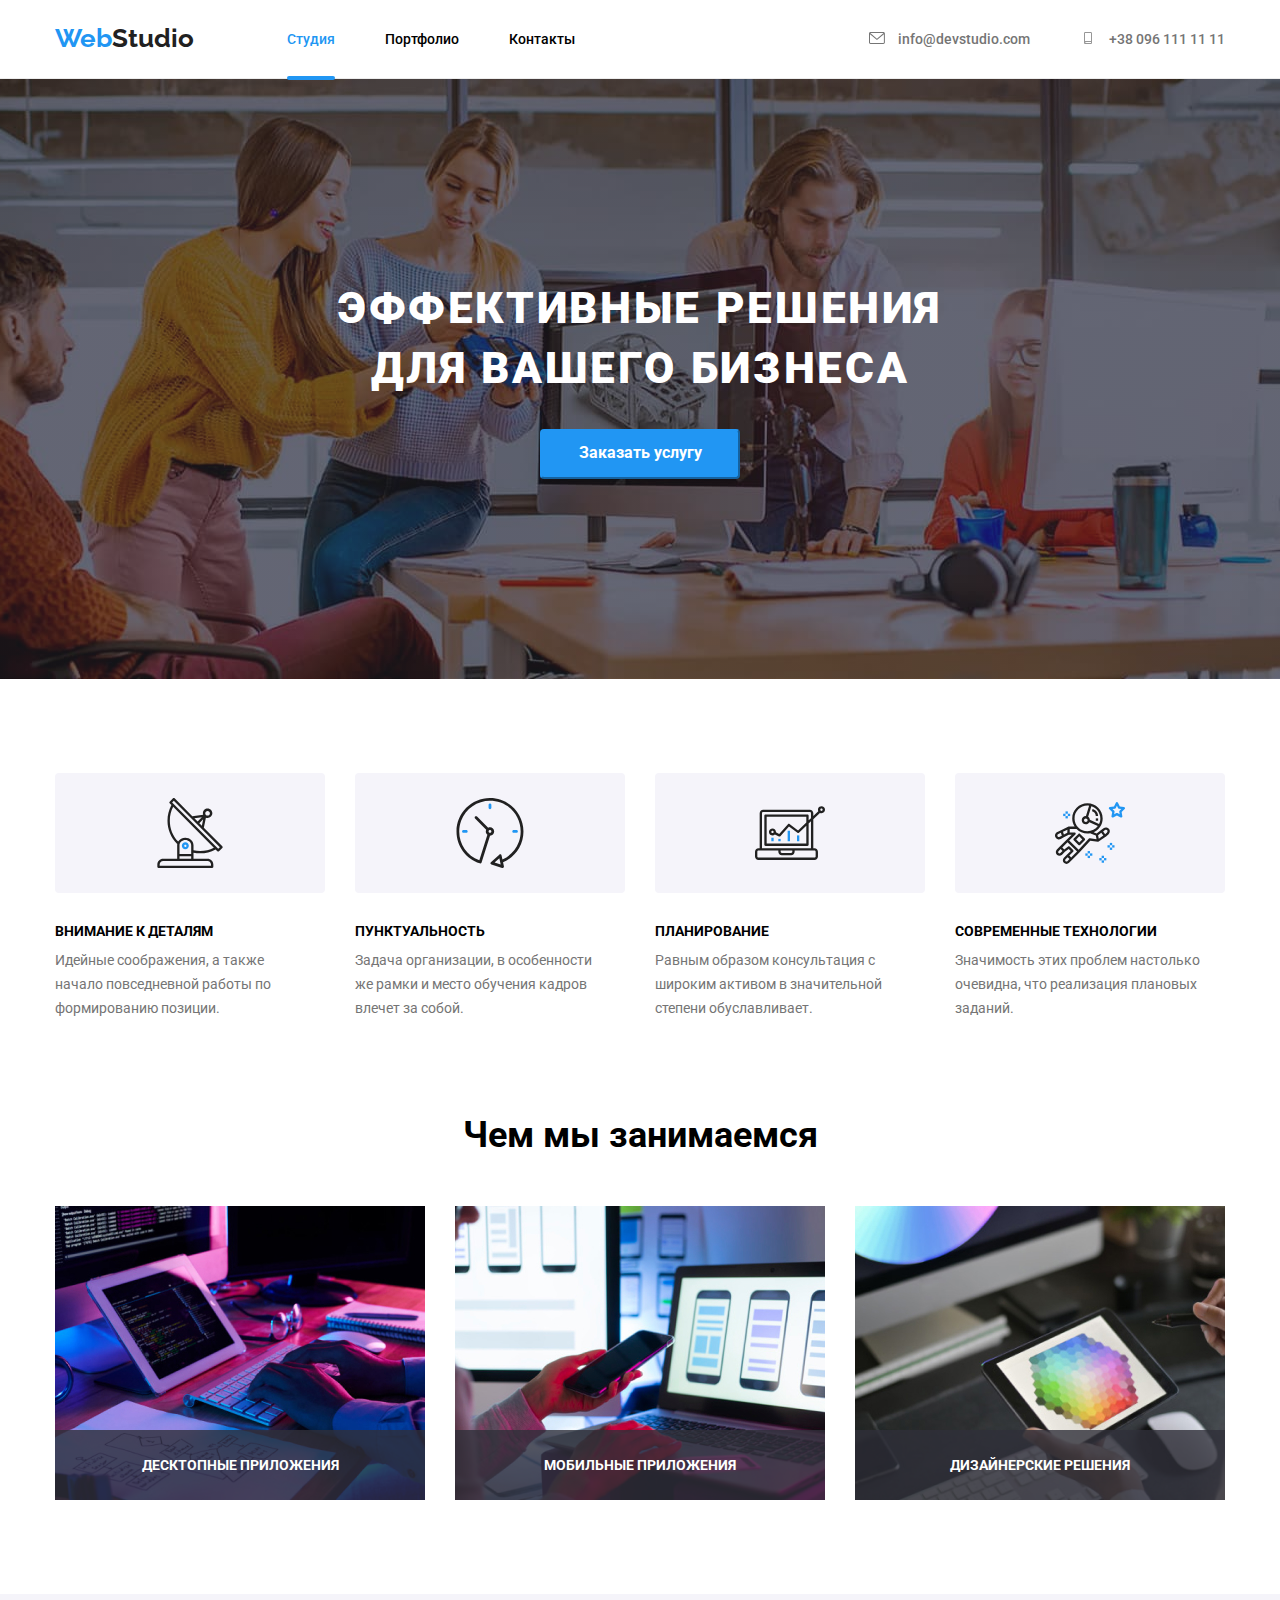
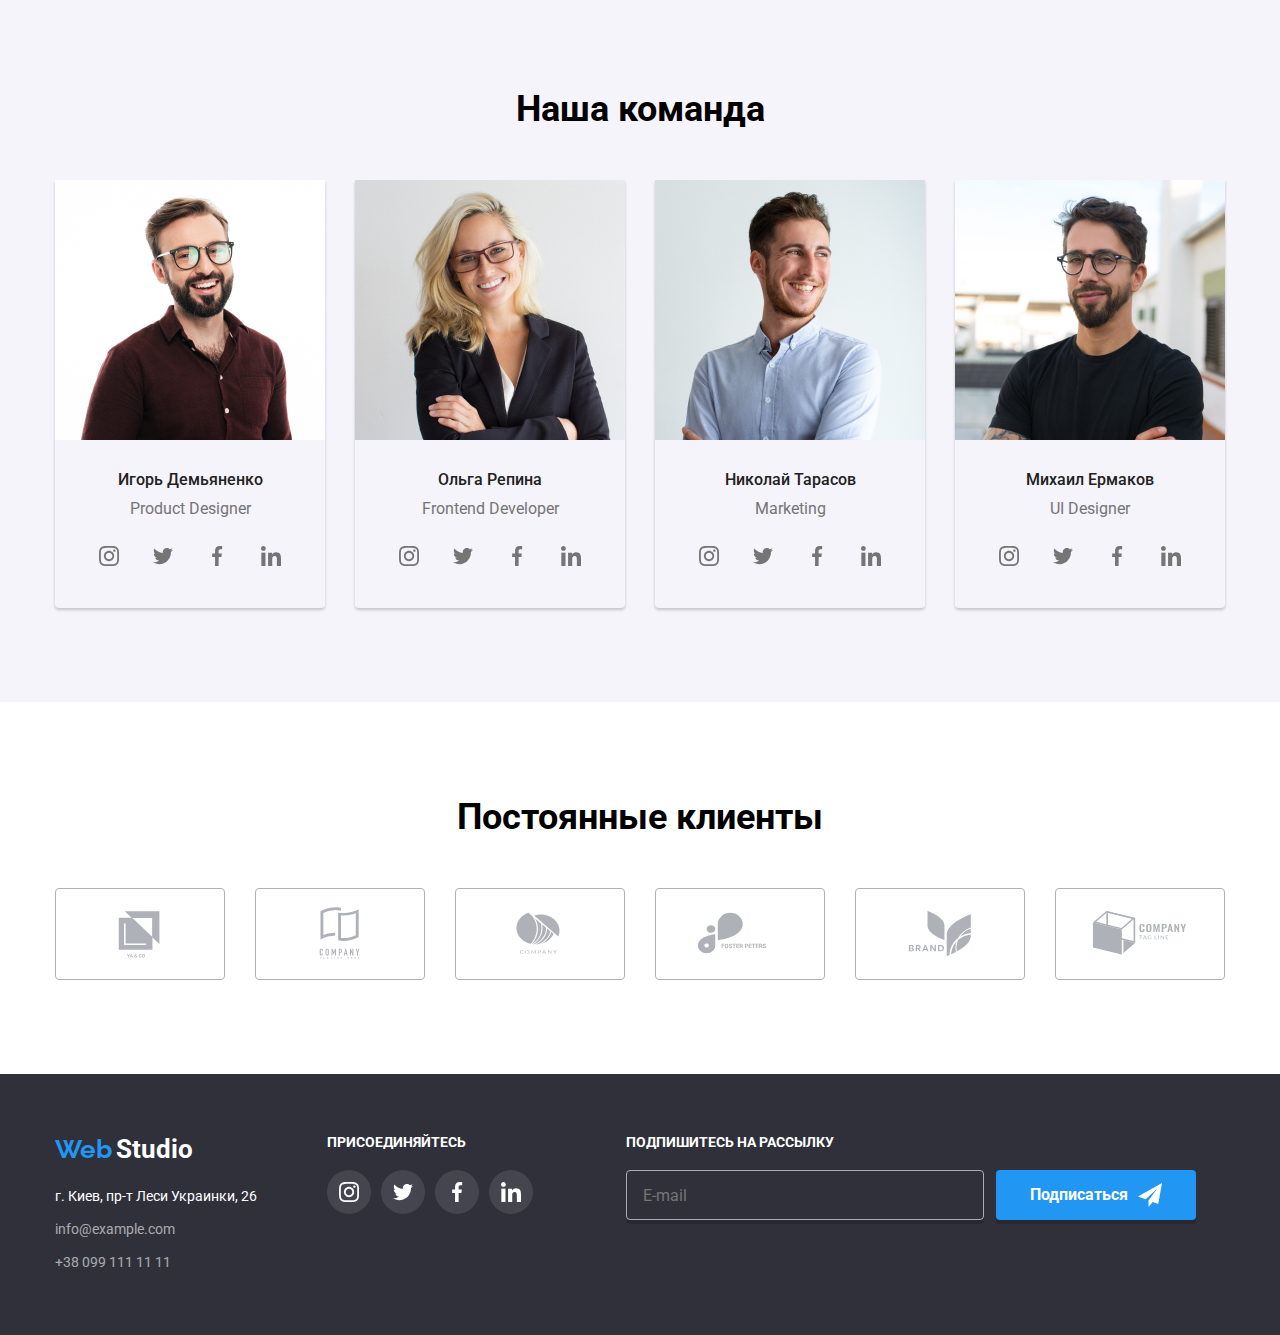
<file: index.html>
<!DOCTYPE html>
<html lang="ru">
    <head>
        <meta charset="utf-8">
        <title>goit-markup-hw-07</title>
        <link rel="preconnect" href="https://fonts.gstatic.com" /> 
        <link href="https://fonts.googleapis.com/css2?family=Raleway:wght@700&family=Roboto:wght@400;500;700;900&display=swap" rel="stylesheet" />
        <link rel="stylesheet" href="https://cdnjs.cloudflare.com/ajax/libs/modern-normalize/1.0.0/modern-normalize.min.css" />
        <!-- <link rel="stylesheet" href="./css/styles.css"> -->
        <link rel="stylesheet" href="./css/main.css">
        
    </head>
    <body>       
        <!--header-section-->
        <header  class="header">

            <div class="container">         
              
               <a href="" lang="en" class="logo"> <span class="h-name-blue">Web</span> <span   class="h-name-black-d">Studio</span> </a>   
                               
               <nav class="navigation">               
                   <ul class="navigation-list">
                       <li class="navigation-list-li"> <a  href="./index.html" class="navigation-list-item active"> Студия </a> 
                       </li>
                       <li >
                           <a href="./portfolio.html" class="navigation-list-item">Портфолио</a>                        
                       </li>
                       <li>
                           <a href=""   class="navigation-list-item">Контакты </a>                       
                       </li>
                   </ul>                          
               </nav>           
               <ul class="contacts-list">
                   <li> <a  href="mailto:info@devstudio.com"  class="contacts "> 
                    
                        <svg class="header-icon" >
                            <use href="./images/symbol-defs.svg#icon-mail"  ></use>
                        </svg>                      
                    info@devstudio.com</a> 
                </li>
                   <li> <a href="tel:+380961111111" class="contacts"  >
                    <svg class="header-icon" >
                        <use href="./images/symbol-defs.svg#icon-phone"  ></use>
                    </svg>   
                    +38 096 111 11 11</a> </li>
               </ul>
            </div>         
           </header>

        <main >
             
            <!--Effective-solutions-section-->
            <section  class="hero-section ">
              <div class="container"> 
                <h1 class="hero-title">Эффективные решения <br> для вашего бизнеса</h1>
                <button class="hero-button"  type="button"  data-modal-open> Заказать услугу </button>
              </div>
            </section>
            
            <!--features-section-->
            <section class="features-section ">
             <div class="container"> 
                <h2 hidden class="section-title"> Наши качества </h2>

                <ul class="features">
                    
                    <li class="features-conteiner">
                        <div class="features-item" >
                            <svg class="features-icon" >
                                <use href="./images/symbol-defs.svg#icon-antenna" ></use>
                            </svg>
                        </div>
                        <h3 class="features-title">Внимание к деталям</h3>
                        <p class="features-desc">Идейные соображения, а также<br> начало повседневной работы по формированию позиции.</p>
                    </li>

                    <li class="features-conteiner">                        
                        <div class="features-item" >
                            <svg class="features-icon" >
                                <use href="./images/symbol-defs.svg#icon-clock" ></use>
                            </svg>
                        </div>                      
                        <h3 class="features-title">Пунктуальность</h3>
                        <p class="features-desc">Задача организации, в особенности <br>же рамки и место обучения кадров влечет за собой.</p>
                    </li>

                    <li class="features-conteiner">
                        <div class="features-item" >
                            <svg class="features-icon" >
                                <use href="./images/symbol-defs.svg#icon-diagram" ></use>
                            </svg>
                        </div>   
                        <h3 class="features-title">Планирование</h3>
                        <p class="features-desc">Равным образом консультация с широким активом в значительной степени обуславливает.</p>
                    </li>

                    <li class="features-conteiner">
                        <div class="features-item" >
                            <svg class="features-icon" >
                                <use href="./images/symbol-defs.svg#icon-astronaut" ></use>
                            </svg>
                        </div>  
                        <h3 class="features-title">Современные технологии</h3>
                        <p class="features-desc">Значимость этих проблем настолько очевидна, что реализация плановых заданий.</p>
                    </li>
                </ul>
             </div>
          </section>
             
                 <!--what-we-do-section-->
             <section class="what-we-do-section ">
                <div class="container"> 
                <h2 class="section-title">Чем мы занимаемся</h2>

                <ul class="photo-list">
            
                    <li class="photo">
                        <img src="./images/box-1.jpg" alt="Десктопные приложения" width="370">
                        <h3 class="photo-description">Десктопные приложения</h3>
                    </li>
                    <li class="photo">
                        <img src="./images/box-2.jpg" alt="Мобильные приложения" width="370">
                        <h3 class="photo-description">Мобильные приложения</h3>
                    </li>
                    <li class="photo">
                        <img src="./images/box-3.jpg" alt="Дизайнерские решения" width="370">
                        <h3 class="photo-description">Дизайнерские решения</h3>
                    </li>              
                </ul>
             </div>
            </section>
             
               <!--our-team-section-->
            <section class="our-team-section">
              <div class="container"> 

                <h2 class="section-title">Наша команда</h2>

                <ul class="team-list">

                    <li class="team-list-item">
                        <img src="./images/team-card-1.jpg" alt="Игорь Демьяненко" width="270"> 
                       <div class="team-list-desc">
                        <h3 class="team-name">Игорь Демьяненко</h3>              
                        <p class="team-desc">Product Designer</p>    

                   <ul class="social-list">

                       <li class="social-item">
                           <a href="" class="social-linc">
                            <svg class="icon-social" >
                                <use href="./images/symbol-defs.svg#icon-instagram"  ></use>
                            </svg>   
                           </a>
                       </li>

                       <li class="social-item">
                        <a href="" class="social-linc">
                         <svg class="icon-social" >
                             <use href="./images/symbol-defs.svg#icon-twitter"  ></use>
                         </svg>   
                        </a>
                    </li>

                    <li class="social-item">
                        <a href="" class="social-linc">
                         <svg class="icon-social" >
                             <use href="./images/symbol-defs.svg#icon-facebook"  ></use>
                         </svg>   
                        </a>
                    </li>

                    <li class="social-item">
                        <a href="" class="social-linc">
                         <svg class="icon-social" >
                             <use href="./images/symbol-defs.svg#icon-linkedin"  ></use>
                         </svg>   
                        </a>
                    </li>
                    
                   </ul>
                       </div>
                    </li>                

                    <li class="team-list-item">
                        <img src="./images/team-card-2.jpg" alt="Ольга Репина" width="270">
                     <div class="team-list-desc">
                        <h3 class="team-name">Ольга Репина</h3>
                        <p class="team-desc">Frontend Developer</p>
                        <ul class="social-list">

                            <li class="social-item">
                                <a href="" class="social-linc">
                                 <svg class="icon-social" >
                                     <use href="./images/symbol-defs.svg#icon-instagram"  ></use>
                                 </svg>   
                                </a>
                            </li>
     
                            <li class="social-item">
                             <a href="" class="social-linc">
                              <svg class="icon-social" >
                                  <use href="./images/symbol-defs.svg#icon-twitter"  ></use>
                              </svg>   
                             </a>
                         </li>
     
                         <li class="social-item">
                             <a href="" class="social-linc">
                              <svg class="icon-social" >
                                  <use href="./images/symbol-defs.svg#icon-facebook"  ></use>
                              </svg>   
                             </a>
                         </li>
     
                         <li class="social-item">
                             <a href="" class="social-linc">
                              <svg class="icon-social" >
                                  <use href="./images/symbol-defs.svg#icon-linkedin"  ></use>
                              </svg>   
                             </a>
                         </li>
                         
                        </ul>
                     </div>
                    </li>

                    <li class="team-list-item">
                        <img src="./images/team-card-3.jpg" alt="Николай Тарасов" width="270">
               <div class="team-list-desc">
                <h3 class="team-name">Николай Тарасов</h3>
                <p class="team-desc">Marketing</p>
                <ul class="social-list">

                    <li class="social-item">
                        <a href="" class="social-linc">
                         <svg class="icon-social" >
                             <use href="./images/symbol-defs.svg#icon-instagram"  ></use>
                         </svg>   
                        </a>
                    </li>

                    <li class="social-item">
                     <a href="" class="social-linc">
                      <svg class="icon-social" >
                          <use href="./images/symbol-defs.svg#icon-twitter"  ></use>
                      </svg>   
                     </a>
                 </li>

                 <li class="social-item">
                     <a href="" class="social-linc">
                      <svg class="icon-social" >
                          <use href="./images/symbol-defs.svg#icon-facebook"  ></use>
                      </svg>   
                     </a>
                 </li>

                 <li class="social-item">
                     <a href="" class="social-linc">
                      <svg class="icon-social" >
                          <use href="./images/symbol-defs.svg#icon-linkedin"  ></use>
                      </svg>   
                     </a>
                 </li>
                 
                </ul>
               </div>
                    </li>  

                    <li class="team-list-item">
                        <img src="./images/team-card-4.jpg" alt="Михаил Ермаков" width="270">
                      <div class="team-list-desc">
                        <h3 class="team-name">Михаил Ермаков</h3>
                        <p class="team-desc"> UI Designer</p>
                        <ul class="social-list">

                            <li class="social-item">
                                <a href="" class="social-linc">
                                 <svg class="icon-social" >
                                     <use href="./images/symbol-defs.svg#icon-instagram"  ></use>
                                 </svg>   
                                </a>
                            </li>
     
                            <li class="social-item">
                             <a href="" class="social-linc">
                              <svg class="icon-social" >
                                  <use href="./images/symbol-defs.svg#icon-twitter"  ></use>
                              </svg>   
                             </a>
                         </li>
     
                         <li class="social-item">
                             <a href="" class="social-linc">
                              <svg class="icon-social" >
                                  <use href="./images/symbol-defs.svg#icon-facebook"  ></use>
                              </svg>   
                             </a>
                         </li>
     
                         <li class="social-item">
                             <a href="" class="social-linc">
                              <svg class="icon-social" >
                                  <use href="./images/symbol-defs.svg#icon-linkedin"  ></use>
                              </svg>   
                             </a>
                         </li>
                         
                        </ul>
                      </div>
                    </li>                  
                </ul>
             </div>
            </section>

            <!-- regular-customers -->
            <section class="regular-customers-section">
                <div class="container">
                    <h2 class="section-title">Постоянные клиенты</h2>  
                    <ul class="regular-customers-list">
                        <li class="regular-customers-item">
                            <a href=""  class="regular-customers-linc">
                                <svg class="icon-customers" >
                                    <use href="./images/symbol-defs.svg#icon-Logo1"  ></use>
                                </svg>   
                            </a>
                        </li>  
                        <li class="regular-customers-item">
                            <a href=""  class="regular-customers-linc">
                                <svg class="icon-customers" >
                                    <use href="./images/symbol-defs.svg#icon-Logo2"  ></use>
                                </svg>   
                            </a>
                        </li>  
                        <li class="regular-customers-item">
                            <a href=""  class="regular-customers-linc">
                                <svg class="icon-customers" >
                                    <use href="./images/symbol-defs.svg#icon-Logo3"  ></use>
                                </svg>   
                            </a>
                        </li>  
                        <li class="regular-customers-item">
                            <a href="" class="regular-customers-linc">
                                <svg class="icon-customers" >
                                    <use href="./images/symbol-defs.svg#icon-Logo4"  ></use>
                                </svg>   
                            </a>
                        </li>  
                        <li class="regular-customers-item">
                            <a href="" class="regular-customers-linc">
                                <svg class="icon-customers" >
                                    <use href="./images/symbol-defs.svg#icon-Logo5"  ></use>
                                </svg>   
                            </a>
                        </li>  
                        <li class="regular-customers-item">
                            <a href="" class="regular-customers-linc">
                                <svg class="icon-customers" >
                                    <use href="./images/symbol-defs.svg#icon-Logo6"  ></use>
                                </svg>   
                            </a>
                        </li>  

                       
                    </ul>
                </div>

            </section>
        
        </main>
        <!--footer-section-->
        <footer class=" footer">
         <div class="container container-footer">   
    
          <div class="footer-main">
            <a href="" class="footer-logo"> <span class="logo-blue">Web</span> <span   class="logo-w">Studio</span></a> 
            <address>
                
                <ul >
                    <li class="footer-contacts-list"> <a class="footer-adr" href="https://goo.gl/maps/EQuYDWxhKyjpXPv7A" target="_blank" rel="noopener noreferrer">
                        г. Киев, пр-т Леси Украинки, 26</a>
                    </li>

                    <li class="footer-contacts-list">
                        <a  class="footer-contacts" href="mailto:info@devstudio.com">info@example.com</a>
                    </li>

                    <li class="footer-contacts-list">
                        <a  class="footer-contacts" href="tel:+380961111111">+38 099 111 11 11</a>
                    </li>
                </ul>               
            </address>
         </div>


            <div class="footer-social-thumb">
                <h3 class="footer-social-title">присоединяйтесь</h3>
                    
                   <ul class="footer-social-list">

                       <li class="footer-social-item">
                           <a href="" class=" footer-social-linc">
                            <svg class="footer-icon-social" >
                                <use href="./images/symbol-defs.svg#icon-instagram"  ></use>
                            </svg>   
                           </a>
                       </li>

                       <li class="footer-social-item">
                        <a href="" class="footer-social-linc">
                         <svg class="footer-icon-social" >
                             <use href="./images/symbol-defs.svg#icon-twitter"  ></use>
                         </svg>   
                        </a>
                    </li>

                    <li class="footer-social-item">
                        <a href="" class="footer-social-linc">
                         <svg class="footer-icon-social" >
                             <use href="./images/symbol-defs.svg#icon-facebook"  ></use>
                         </svg>   
                        </a>
                    </li>

                    <li class="footer-social-item">
                        <a href="" class="footer-social-linc">
                         <svg class="footer-icon-social" >
                             <use href="./images/symbol-defs.svg#icon-linkedin"  ></use>
                         </svg>   
                        </a>
                    </li>
                    
                   </ul>
            </div>       
            
            <div class="footer-form-thumb">
                <h3 class="footer-form-title">Подпишитесь на рассылку</h3>
                
                <form action="#" class="footer-form">
                    <input type="email" name="user-email" placeholder="E-mail"
                     class="footer-form-input">
                    <button type="submit" class="footer-subscribe-btn"> Подписаться
                        <svg class="footer-btn-icon">
                            <use href="./images/symbol-defs.svg#icon-send"></use>
                        </svg>
                    </button>
                </form>

            </div>

            
        </div>
        </footer>
        
<div class="backdrop is-hidden " data-modal>
    <div class="modal">
        <button type="button" class="modal-close" data-modal-close>
            <svg class="modal-close-icon">
                <use href="./images/symbol-defs.svg#icon-close" ></use>
            </svg>
        </button>


        <p class="modal-title">Оставьте свои данные, мы вам перезвоним</p>

        <form action="#" class="modal-form">
            <div class="form-field">
                
            <label for="user-name" class="form-input-text">Имя</label>
            <div class="input-wrap">
            <input type="text" id="user-name"
             class="modal-form-input" minlength="2"  placeholder=" " >
             <svg class="modal-form-icon"> 
                 <use href="./images/symbol-defs.svg#icon-person" ></use>
                  </svg>
                </div>
                </div>

              <div class="form-field">
                  <label for="user-tel" class="form-input-text">Телефон</label>
                  <div class="input-wrap">
                  <input type="tel" id="user-tel"
                  class="modal-form-input"  required  >
                  <svg class="modal-form-icon"> 
                    <use href="./images/symbol-defs.svg#icon-phonem" ></use>
                     </svg>
                    </div>
            </div>

             <div class="form-field">
                  <label for="user-email" class="form-input-text">Почта</label>
                  <div class="input-wrap">
                 <input type="email" id="user-email" 
                 class="modal-form-input" >
                 <svg class="modal-form-icon"> 
                    <use href="./images/symbol-defs.svg#icon-envelope" ></use>
                     </svg>
                    </div>
            </div>

            <label for="user-text" class="form-input-text" >Комментарий</label>
            <textarea name="user-text" id="user-text" cols="30" rows="10"  class="modal-form-text"
            placeholder="Введите текст"  ></textarea>


            <label class="checkbox-label">
                <input  class="checkbox" type="checkbox" name="agree" value="conditioins">
                <span class="checkbox-icon">
                    <svg  class="icon-check" >
                        <use href="./images/symbol-defs.svg#icon-check"></use>
                       </svg>
                </span>  
                Соглашаюсь с рассылкой и принимаю 
                <a href="" class="form-conditions-linc">Условия договора</a>                  
            </label>
  
            <button type="submit" class="modal-submit-btn"> Отправить</button>
            
        </form>
    </div>
</div>
<script src="./js/modal.js"></script>
    </body>
</html>
</file>
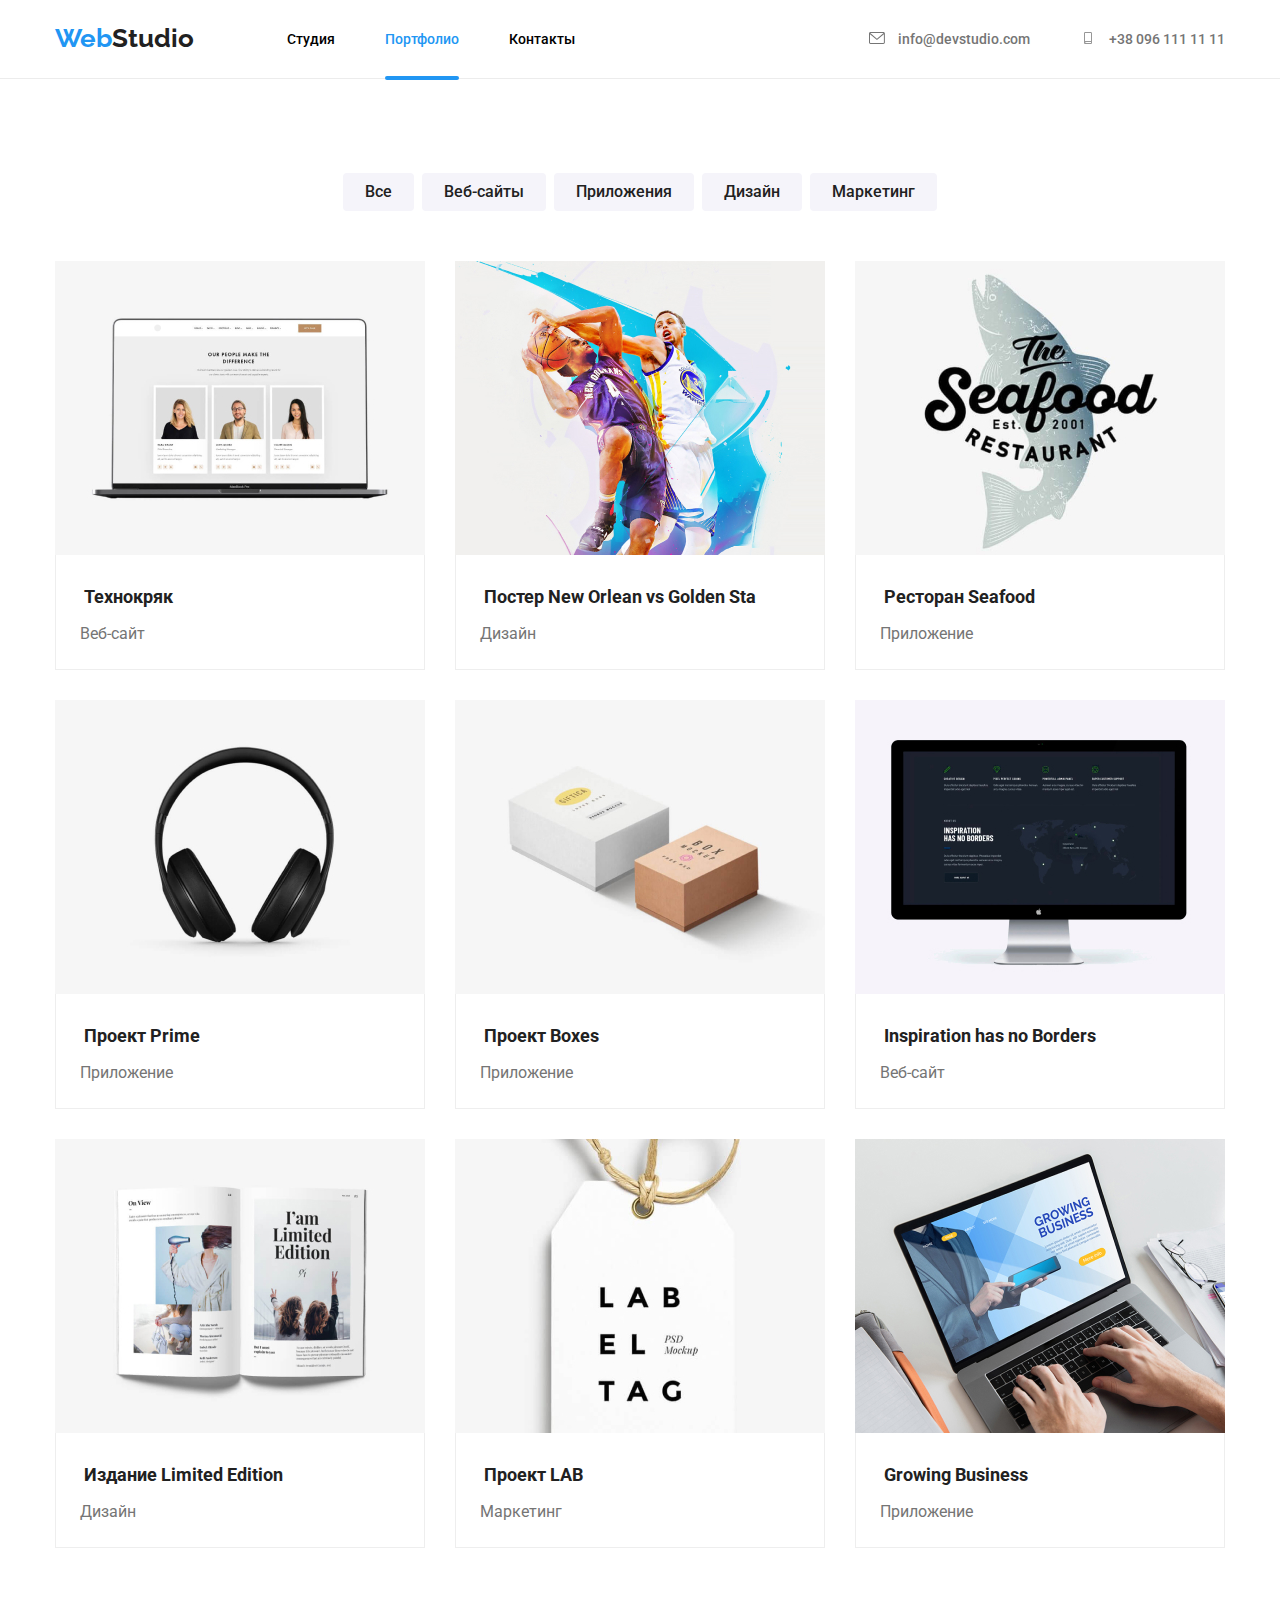
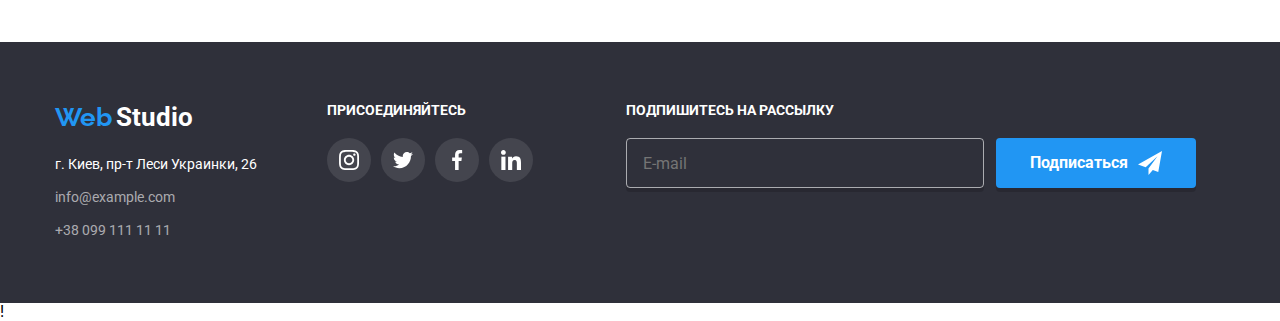
<file: portfolio.html>
<!DOCTYPE html>
<html lang="ru">
    <head>
        <meta charset="utf-8">
        <title>goit-markup-hw-07</title>
        <link rel="preconnect" href="https://fonts.gstatic.com" />
        <link href="https://fonts.googleapis.com/css2?family=Raleway:wght@700&family=Roboto:wght@400;500;700;900&display=swap" rel="stylesheet" />
        <link rel="stylesheet" href="https://cdnjs.cloudflare.com/ajax/libs/modern-normalize/1.0.0/modern-normalize.min.css" />
                
        <!-- <link rel="stylesheet" href="./css/styles.css"> -->
        <link rel="stylesheet" href="./css/main.css">
        
    </head>
    <body>              
        <!--header-section-->
        <header  class="header">

            <div class="container">         
              
               <a href="" lang="en" class="logo"> <span class="h-name-blue">Web</span> <span   class="h-name-black-d">Studio</span> </a>   
                               
               <nav class="navigation">               
                   <ul class="navigation-list">
                       <li> <a  href="./index.html" class="navigation-list-item "> Студия </a> 
                       </li>
                       <li >
                           <a href="./portfolio.html" class="navigation-list-item active">Портфолио</a>                        
                       </li>
                       <li>
                           <a href=""   class="navigation-list-item">Контакты </a>                       
                       </li>
                   </ul>                          
               </nav>           
               <ul class="contacts-list">
                   <li> <a  href="mailto:info@devstudio.com"  class="contacts "> 
                    
                        <svg class="header-icon" >
                            <use href="./images/symbol-defs.svg#icon-mail"  ></use>
                        </svg>                      
                    info@devstudio.com</a> 
                </li>
                   <li> <a href="tel:+380961111111" class="contacts"  >
                    <svg class="header-icon" >
                        <use href="./images/symbol-defs.svg#icon-phone"  ></use>
                    </svg>   
                    +38 096 111 11 11</a> </li>
               </ul>
            </div>         
           </header>
        <main>                        
            <!--portfolio-section-->

            <section class="portfolio-section">
                <div class="container">
                <h1 hidden> Портфолио </h1>
                <ul class="button-list">
                    <li class="button-list-item"><button class="button" type="button">Все</button></li>
                    <li class="button-list-item"><button class="button" type="button">Веб-сайты</button></li>
                    <li class="button-list-item"><button class="button" type="button">Приложения</button></li>
                    <li class="button-list-item"><button class="button" type="button">Дизайн</button></li>
                    <li class="button-list-item"><button class="button" type="button">Маркетинг</button></li>
                </ul>            
                                      
                <h2 hidden> Примеры работ  </h2>
                
                <ul class="portfolio-list">
                    
                    <li class="portfolio-list-item">
                        <a href="" class="portfolio-list-thumb">
                      <div class="portfolio-item-wrap">
                        <img class="portfolio-icon" src="./images/p1.jpg" alt="Технокряк" width="370">
                         <div class="portfolio-wrap-text">
                            Технокряк это современная  площадка распространения коронавируса.
                             Компании  используют эту платформу для цифрового шпионажа и атак на защищённые
                              сервера конкурентов.
                         </div>
                    </div>
                        <div class="portfolio-icon-desc">
                          <h3 class="portfolio-title">Технокряк</h3>
                          <p  class="portfolio-desc">Веб-сайт</p>  
                       </div>       
                    </a>                                   
                    </li>
                    <li class="portfolio-list-item">
                        <a href="" class="portfolio-list-thumb">
                        <div class="portfolio-item-wrap">
                            <img class="portfolio-icon" src="./images/p2.jpg" alt="Технокряк" width="370">
                             <div class="portfolio-wrap-text">
                                Технокряк это современная  площадка распространения коронавируса.
                                 Компании  используют эту платформу для цифрового шпионажа и атак на защищённые
                                  сервера конкурентов.
                             </div>
                        </div>
                        <div class="portfolio-icon-desc">
                            <h3 class="portfolio-title"  >Постер <span lang="en">New Orlean vs Golden Sta</span> </h3>
                            <p class="portfolio-desc" >Дизайн</p> 
                        </div>       
                    </a>                 
                    </li>       

                    <li class="portfolio-list-item">
                        <a href="" class="portfolio-list-thumb">
                        <div class="portfolio-item-wrap">
                            <img class="portfolio-icon" src="./images/p3.jpg" alt="Технокряк" width="370">
                             <div class="portfolio-wrap-text">
                                Технокряк это современная  площадка распространения коронавируса.
                                 Компании  используют эту платформу для цифрового шпионажа и атак на защищённые
                                  сервера конкурентов.
                             </div>
                        </div>
                       <div class="portfolio-icon-desc">
                         <h3 class="portfolio-title"  >Ресторан <span lang="en"> Seafood</span> </h3>
                         <p class="portfolio-desc" >Приложение</p>   
                       </div>
                    </a>
                    </li>  
                    <li class="portfolio-list-item">
                        <a href="" class="portfolio-list-thumb">
                        <div class="portfolio-item-wrap">
                            <img class="portfolio-icon" src="./images/p4.jpg" alt="Технокряк" width="370">
                             <div class="portfolio-wrap-text">
                                Технокряк это современная  площадка распространения коронавируса.
                                 Компании  используют эту платформу для цифрового шпионажа и атак на защищённые
                                  сервера конкурентов.
                             </div>
                        </div>
                      <div class="portfolio-icon-desc">
                         <h3 class="portfolio-title"  >Проект <span lang="en"> Prime</span> </h3>
                         <p class="portfolio-desc" >Приложение</p>                        
                      </div>
                    </a>
                    </li>  

                    <li class="portfolio-list-item">
                        <a href="" class="portfolio-list-thumb">
                        <div class="portfolio-item-wrap">
                            <img class="portfolio-icon" src="./images/p5.jpg" alt="Технокряк" width="370">
                             <div class="portfolio-wrap-text">
                                Технокряк это современная  площадка распространения коронавируса.
                                 Компании  используют эту платформу для цифрового шпионажа и атак на защищённые
                                  сервера конкурентов.
                             </div>
                        </div>
                       <div class="portfolio-icon-desc">
                         <h3 class="portfolio-title"  >Проект <span lang="en"> Boxes</span> </h3>
                         <p class="portfolio-desc" >Приложение</p>                         
                      </div>
                    </a>
                    </li>  
                  
                    <li class="portfolio-list-item">
                        <a href="" class="portfolio-list-thumb">
                        <div class="portfolio-item-wrap">
                            <img class="portfolio-icon" src="./images/p6.jpg" alt="Технокряк" width="370">
                             <div class="portfolio-wrap-text">
                                Технокряк это современная  площадка распространения коронавируса.
                                 Компании  используют эту платформу для цифрового шпионажа и атак на защищённые
                                  сервера конкурентов.
                             </div>
                        </div>
                      <div class="portfolio-icon-desc">
                         <h3 class="portfolio-title"   lang="en"> Inspiration has no Borders</h3>
                         <p class="portfolio-desc" >Веб-сайт</p>
                     </div>  
                    </a>
                    </li>   
                  
                    <li class="portfolio-list-item">
                        <a href="" class="portfolio-list-thumb">
                        <div class="portfolio-item-wrap">
                            <img class="portfolio-icon" src="./images/p7.jpg" alt="Технокряк" width="370">
                             <div class="portfolio-wrap-text">
                                Технокряк это современная  площадка распространения коронавируса.
                                 Компании  используют эту платформу для цифрового шпионажа и атак на защищённые
                                  сервера конкурентов.
                             </div>
                        </div>
                         <div class="portfolio-icon-desc">
                           <h3 class="portfolio-title" >Издание <span lang="en"> Limited Edition</span> </h3>
                           <p class="portfolio-desc" >Дизайн</p>
                         </div>  
                        </a>                      
                    </li>
                   
                    <li class="portfolio-list-item">
                        <a href="" class="portfolio-list-thumb">
                        <div class="portfolio-item-wrap">
                            <img class="portfolio-icon" src="./images/p8.jpg" alt="Технокряк" width="370">
                             <div class="portfolio-wrap-text">
                                Технокряк это современная  площадка распространения коронавируса.
                                 Компании  используют эту платформу для цифрового шпионажа и атак на защищённые
                                  сервера конкурентов.
                             </div>
                        </div>
                     <div class="portfolio-icon-desc">                       
                          <h3 class="portfolio-title"  >Проект <span lang="en"> LAB</span> </h3>
                          <p class="portfolio-desc" >Маркетинг</p>                      
                        </div>
                    </a>
                    </li>
                  
                    <li class="portfolio-list-item">
                        <a href="" class="portfolio-list-thumb">
                        <div class="portfolio-item-wrap">
                            <img class="portfolio-icon" src="./images/p9.jpg" alt="Технокряк" width="370">
                             <div class="portfolio-wrap-text">
                                Технокряк это современная  площадка распространения коронавируса.
                                 Компании  используют эту платформу для цифрового шпионажа и атак на защищённые
                                  сервера конкурентов.
                             </div>
                        </div>
                     <div class="portfolio-icon-desc">
                         <h3 class="portfolio-title"  lang="en" > Growing Business </h3>
                         <p class="portfolio-desc" >Приложение</p>       
                     </div>  
                    </a>             
                    </li>  
                 </div>    
            </section>                
        </main>
        <!--footer-section-->
        <footer class=" footer">
            <div class="container container-footer">   
       
             <div class="footer-main">
               <a href="" class="footer-logo"> <span class="logo-blue">Web</span> <span   class="logo-w">Studio</span></a> 
               <address>
                   
                   <ul >
                       <li class="footer-contacts-list"> <a class="footer-adr" href="https://goo.gl/maps/EQuYDWxhKyjpXPv7A" target="_blank" rel="noopener noreferrer">
                           г. Киев, пр-т Леси Украинки, 26</a>
                       </li>
   
                       <li class="footer-contacts-list">
                           <a  class="footer-contacts" href="mailto:info@devstudio.com">info@example.com</a>
                       </li>
   
                       <li class="footer-contacts-list">
                           <a  class="footer-contacts" href="tel:+380961111111">+38 099 111 11 11</a>
                       </li>
                   </ul>               
               </address>
            </div>
   
   
               <div class="footer-social-thumb">
                   <h3 class="footer-social-title">присоединяйтесь</h3>
                       
                      <ul class="footer-social-list">
   
                          <li class="footer-social-item">
                              <a href="" class=" footer-social-linc">
                               <svg class="footer-icon-social" >
                                   <use href="./images/symbol-defs.svg#icon-instagram"  ></use>
                               </svg>   
                              </a>
                          </li>
   
                          <li class="footer-social-item">
                           <a href="" class="footer-social-linc">
                            <svg class="footer-icon-social" >
                                <use href="./images/symbol-defs.svg#icon-twitter"  ></use>
                            </svg>   
                           </a>
                       </li>
   
                       <li class="footer-social-item">
                           <a href="" class="footer-social-linc">
                            <svg class="footer-icon-social" >
                                <use href="./images/symbol-defs.svg#icon-facebook"  ></use>
                            </svg>   
                           </a>
                       </li>
   
                       <li class="footer-social-item">
                           <a href="" class="footer-social-linc">
                            <svg class="footer-icon-social" >
                                <use href="./images/symbol-defs.svg#icon-linkedin"  ></use>
                            </svg>   
                           </a>
                       </li>
                       
                      </ul>
               </div>       
               
               <div class="footer-form-thumb">
                   <h3 class="footer-form-title">Подпишитесь на рассылку</h3>
                   
                   <form action="#" class="footer-form">
                       <input type="email" name="user-email" placeholder="E-mail"
                        class="footer-form-input">
                       <button type="submit" class="footer-subscribe-btn"> Подписаться
                           <svg class="footer-btn-icon">
                               <use href="./images/symbol-defs.svg#icon-send"></use>
                           </svg>
                       </button>
                   </form>
   
               </div>
   
               
           </div>
           </footer>

           
    </body>
</html>

!
</file>
<file: css/styles.css>
:root {
    --one:#2196F3; 
    --two:#FFFFFF;  
    --full: #212121;     
    --light: #757575; 
    --transition-duration: 250ms;
	--timing-function: cubic-bezier(0.4, 0, 0.2, 1);
    --portfolio-wrap-text-bg-col: rgba(33, 150, 243, 0.9);
    --backdrop-bg-col:rgba(0, 0, 0, 0.2);
}

p, 
h1,
h2, 
h3,
h4, 
h5, 
h6 {
    margin: 0;
}
ul {
    margin: 0;
    padding: 0;
    list-style: none;
}

img {
    display: block;
    max-width: 100%;
}

a {text-decoration: none;
display: inline-block;}
a:hover,
a:focus{
    color: var(--one);
}

body {     
    font-family: roboto,  sans-serif;  
      } 

.container {
        width: 1200px;
        padding-left: 15px;
        padding-right: 15px;
        margin-left: auto;     
        margin-right: auto;                
        }

   
    /*header-section*/    

    .header{
        border-bottom: 1px solid #ECECEC; 
        padding-top: 24px;
        padding-bottom: 24px;        
              }            
    .header .container {
                display: flex;
                align-items: center;
            }
    .h-name-blue {        
        color: var(--one); 
        font-family: Raleway;        
        font-weight: 700;
        font-size: 26px;
        line-height: 1,38;
    }
    .h-name-black-d {        
        color:var(--full);
        font-family: Raleway;        
        font-weight: 700;
        font-size: 26px;
        line-height: 1,38;   
        
    }    
    .logo {  
        display: flex;
        margin-right: 93px;    
    }

    
    /*navigation*/

    .navigation-list {
        color: var(--full);
        display: flex;
        align-items: center;
           }
    .navigation-list>li:not(:last-child){
               margin-right: 50px;
           }
    .navigation-list-item {
        color: #000;
        font-weight: 500;
        font-size: 14px;
        line-height: 1.14; 
        transition-property: color;
        transition-duration: var(--transition-duration);
        transition-timing-function: var(--timing-function);
                    }    
    .active{
        color: var(--one);
        font-weight: 500;
        font-size: 14px;
        line-height: 1.14;     
        position: relative;
    }

    .active::after{
        content: "";     
        position: absolute;    
        background-color: var(--one);
        width: 100%;   
        height: 4px;
        border-radius: 2px;                      
        top: 44px;
        right: 0;
    }

    .contacts-list {
        display: flex;
        margin-left: auto;    
    }            
    .contacts-list >li:not(:last-child){
        margin-right: 50px;
    }
    .contacts {
        color: var(--light);
        font-weight: 500;
        font-size: 14px;
        line-height: 1.14;      
        transition-property: color;
        transition-duration: var(--transition-duration);
        transition-timing-function: var(--timing-function);            
    }    
  
    .header-icon{     
        width: 16px;
        height: 12px;
        margin-right: 10px;     
        fill: var(--light);    
        transition-property: fill;    
        transition-duration: var(--transition-duration);
        transition-timing-function: var(--timing-function);
           }
 a.contacts:focus .header-icon,
 a.contacts:hover .header-icon {
     fill: var(--one);
 }
 
    /*Effective-solutions-section*/
    .hero-section {            
        text-align: center;
        padding-top: 200px;
        padding-bottom:200px;           
    }
    .hero-section{
        background-image: linear-gradient( to right,
        rgba(47, 48, 58, 0.4),   rgba(47, 48, 58, 0.4)),  
           url(../images/hero-img.jpg) ;
    
    background-repeat: no-repeat;       
    background-position: center; 
    }

    .hero-title{
        font-weight: 900;        
        font-size: 44px;
        line-height: 1.36;        
        color:var(--two) ;    
        letter-spacing: 0.06em;
        text-transform: uppercase;   
    }
    .hero-button{
        font-family: inherit;
        color: var(--two);
        font-weight: 700;
        font-size: 16px;
        line-height: 1.9;
        background-color: var(--one);   
        border-radius: 4px; 
        border-color: var(--one); 
        width: 200px;
        height: 50px;
        margin-top: 30px;
        box-shadow: 0px 4px 4px rgba(0, 0, 0, 0.15);
        transition-property:background-color, color;
        transition-duration: var(--transition-duration);
        transition-timing-function: var(--timing-function);
    }
    .hero-button:hover, 
    .hero-button:focus {
        color: #000;
        background-color: #FFFFFF;  
    }    
    
    /*features-section*/

.section-title {
 font-weight: 700;
 font-size: 36px;
 line-height: 42px;
 text-align: center;
       margin-bottom: 50px;
}  
    
.features-section{
    padding-top: 94px;
    padding-bottom: 94px;
}
    .features {
        display: flex;
        justify-content: space-between;
      margin-top: -30px;
        margin-left: -30px;
            }     
    .features-conteiner{
       flex-basis:calc(100%/4); 
        margin-top: 30px;
        margin-left: 30px;
          }
          .features-item{            
            width: 270px;
            height: 120px;
            background-color: 
            #F5F4FA;
            border-radius: 4px;
            margin-bottom: 30px;
            padding: 25px 100px;
        }
        .features-icon{
            width: 70px;
            height: 70px;
        }
     .features-title{
            font-weight: 700;
            font-size: 14px;
            line-height: 1.17;
            text-transform: uppercase;
            margin-bottom: 10px;
        }
     .features-desc{
            font-weight: 400;
            font-size: 14px;
            line-height: 1.7;
            color: var(--light);          
        }

    /*what-we-do-section*/
    .what-we-do-section{    
        padding-bottom: 94px;
     }    
        
    .photo-list {
        display: flex;        
        margin-right: -30px;    
      }

    .photo:not(:last-child){
        margin-right: 30px;
        }
        .photo{
            position: relative;    
            
        }
        .photo-description{
            width: 370px;
            height: 70px;
            color: var(--two);
            font-weight: 700;
            font-size: 14px;
            text-transform: uppercase;
            background-color: rgba(47, 48, 58, 0.8);
            display:flex;
            position: absolute;
            justify-content: center;
            align-items: center;
          bottom: 0;
        }


/*our-team-section*/

.our-team-section{
    padding-top: 94px;
    padding-bottom: 94px;
    background-color: #F5F4FA;
}
.team-list{
    display: flex;
    justify-content: space-between;
}

.team-list-item {
    text-align: center;
    box-shadow:  0px 2px 3px   rgba(0, 0, 0, 0.2);
    
    border-bottom-right-radius: 4px; 
    border-bottom-left-radius: 4px;    
}
.team-list-desc{
    padding-top: 30px;
    padding-bottom: 30px;
}
.team-name {
    font-weight: 500;
    font-size: 16px;
    line-height: 1.19;
    color: var(--full);
    margin-bottom: 10px;
 
}
.team-desc{
    font-weight: 400;
    font-size: 16px;
    line-height: 1.19;
    color: var(--light);
}
.social-list{
    display: flex;
    justify-content: center;
    margin-top: 16px;
}

.social-item:not(:first-child){
    margin-left: 10px;
}
.social-linc{ 
    width: 44px;
    height: 44px;    
    border-radius: 50%;    
    display: flex;
    justify-content: center;
    align-items: center;
    transition-property: background-color;
    transition-duration: var(--transition-duration);
    transition-timing-function: var(--timing-function);
}
.social-linc:hover ,
.social-linc:focus {
background-color: var(--one);
}
.social-linc:hover .icon-social,
.social-linc:focus .icon-social{
fill: var(--two);
}
.icon-social{
    width: 20px;
    height: 20px;
    fill: var(--light);
    transition-property: fill;
    transition-duration: var(--transition-duration);
    transition-timing-function: var(--timing-function);
}

 /* regular-customers */
 .regular-customers-section{
    padding-top: 94px;
    padding-bottom: 94px;    
}
 .regular-customers-list{
     display: flex;   
     justify-content: center;
     align-items: center;
 }
 .regular-customers-linc{
     width: 170px;
     height: 92px;
     border: 1px solid #AFB1B8;
    border-radius: 4px;
    display: flex;
    justify-content: center;
    align-items: center;
    transition-property: border-color;
    transition-duration: var(--transition-duration);
    transition-timing-function: var(--timing-function);
 }
 .regular-customers-item:not(:first-child){
     margin-left: 30px;
 }
 .icon-customers{
width: 106px;
height: 60px;
fill: #AFB1B8;
transition-property: fill;
transition-duration: var(--transition-duration);
transition-timing-function: var(--timing-function);
 }
 .regular-customers-linc:hover ,
 .regular-customers-linc:focus {
    border: 1px solid var(--one);
 }
 .regular-customers-linc:hover .icon-customers,
 .regular-customers-linc:focus .icon-customers{
 fill: var(--one);
 }








/*portfolio-section*/

.portfolio-section{
    padding-top: 94px;
    padding-bottom: 94px;       
}
.button-list{
    display: flex;
 justify-content: center;
     margin-bottom: 50px;
}

.button-list-item:not(:last-child){
    margin-right: 8px;
}

.button{
    font-family: inherit;
    color: var(--full);
    font-weight: 500;
    font-size: 16px;
    line-height: 1.62;     
    background-color: #F5F4FA; 
    border-radius: 4px; 
    border: 0px;      
    padding: 6px 22px;
    transition-property:background-color, color ;    
    transition-duration: var(--transition-duration);
    transition-timing-function: var(--timing-function);
}
.button:hover,
.button:focus{
        color: var(--two);
        background-color:var(--one); 
        box-shadow:0px 2px  rgba(0, 0, 0, 0.12),  0px 1px rgba(0, 0, 0, 0.08),  0px 3px  rgba(0, 0, 0, 0.1);       
    }
   
.portfolio-list {  
    display: flex;
    flex-wrap: wrap;  
margin-top: -30px;
margin-left: -30px;
}

.portfolio-list-item {    
 margin-top: 30px;   
 margin-left: 30px;
}
.portfolio-list-thumb:hover,
.portfolio-list-thumb :focus{
    display: block;
    box-shadow: 1px 4px  6px  rgba(0, 0, 0, 0.16),
     0px 4px  rgba(0, 0, 0, 0.06), 0px 1px   rgba(0, 0, 0, 0.12);
 
}


.portfolio-item-wrap{
    position: relative;
    overflow: hidden;
    transition-property: transform;
 transition-duration: var(--transition-duration);
 transition-timing-function: var(--timing-function);
}
.portfolio-wrap-text{
    font-size: 18px;
    font-weight: 400;
    line-height: 1.6;
    color: var(--two);    
    padding: 63px 24px;
    display: flex;
    position: absolute;    
    background-color: var(--portfolio-wrap-text-bg-col);
    top: 0;
    height: 100%;
    justify-content: center;
    align-items: center;
    transform: translateY(100%);
    transition-duration: var(--transition-duration);
    transition-timing-function: var(--timing-function)
}
.portfolio-list-item:hover .portfolio-wrap-text{
    transform: translateY(0%);
}


.portfolio-icon-desc{
    padding: 20px 24px;
    border-right: 1px solid #EEEEEE;
    border-bottom: 1px solid #EEEEEE;
    border-left: 1px solid #EEEEEE;    
}
.portfolio-title{
    font-weight: 700;
    font-size: 18px;
    line-height: 2;
    color: #212121;    
    margin: 4px ;
}
.portfolio-desc {
    color: #757575;    
    font-weight: 400;
    font-size: 16px;
    line-height: 1.88;    
}
   

/*footer-section*/

.footer{
     background-color:#2F303A ;
     padding-top: 60px;
     padding-bottom: 60px;       
    }
    .container-footer{
        display: flex;
    }
.footer-logo {
    display: block;
    margin-bottom: 20px;
}

.logo-blue{
    font-family: Raleway;
    font-style: normal;
    font-weight: 700;
    font-size: 26px;
    line-height: 1.19;
    color: var(--one);    
}

.logo-w {
    color: var(--two);
    font-style: normal;
    font-weight: 700;
    font-size: 26px;
    line-height: 1.19;   
  }

.footer-adr{
    font-style: normal;
    font-weight: 400;
    font-size: 14px;
    line-height: 1.71;
    color: var(--two);    
    display: flex;
    margin-bottom: 9px;
    transition-property: color;
    transition-duration: var(--transition-duration);
    transition-timing-function: var(--timing-function);
}

.footer-contacts{
    font-style: normal;
    font-weight: 400;
    font-size: 14px;
    line-height: 1.71;
    color: rgba(255, 255, 255, 0.6);  
    transition-property: color;
    transition-duration: var(--transition-duration);
    transition-timing-function: var(--timing-function);
}
.footer-contacts:hover,
.footer-contacts:focus{
    color: var(--one);    
}

.footer-contacts-list:not(:last-child){
    margin-bottom: 9px;
}
.footer-main{
    margin-right: 70px;
}


/* footer-social-thumb */

.footer-social-title{
    text-transform: uppercase;
    font-size: 14px;    
    color: var(--two);
    margin-bottom: 20px;
}
.footer-social-list{
    display: flex;
}
.footer-social-item:not(:first-child){
    margin-left: 10px;
}
.footer-social-linc{
    width: 44px;
    height: 44px;
    background-color: rgba(255, 255, 255, 0.1);
    border-radius: 50%;
    display: flex;
    align-items: center;
    justify-content: center;
    transition-property: background-color;
    transition-duration: var(--transition-duration);
    transition-timing-function: var(--timing-function);
}
.footer-social-linc:focus,
.footer-social-linc:hover{
    background-color: var(--one);
}
.footer-icon-social{
    width: 20px;
    height: 20px;
fill: var(--two);
}
.footer-form-thumb{
    margin-left: 93px;
}
.footer-form-title{
    text-transform: uppercase;
    font-size: 14px;    
    color: var(--two);
    margin-bottom: 20px;
    
}
.footer-form{
    display: flex;
    justify-content: center;
}
.footer-form-input{
    width: 358px;
    height: 50px;
    margin-right: 12px;
    background-color: transparent;
    border: 1px solid rgba(255, 255, 255, 0.6);
    border-radius: 4px;
    padding: 15px 16px;
    font-size: 16px;
    color: rgba(255, 255, 255, 0.6);
    box-shadow: 0px 4px    rgba(0, 0, 0, 0.15);
}
.footer-subscribe-btn{
    width: 200px;
    height: 50px;
    background-color: var(--one);
    border-radius: 4px;
    border: var(--one);
    box-shadow: 0px 4px    rgba(0, 0, 0, 0.15);
    font-weight: 700;
    font-size: 16px;
    color: var(--two); 
    display: flex;   
    justify-content: center;
    align-items: center;
}
.footer-btn-icon{
fill: var(--two);
width: 24px;
height: 24px;
margin-left: 10px;
}




.backdrop{
    width: 100vw;
    height: 100vh;
    background-color: var(--backdrop-bg-col);
    position: fixed;
    top: 0;
    transition: opacity 1000ms, timing-function var(--timing-function), vicibility 1000ms;
    
}
.backdrop.is-hidden .modal{
    transform: scale(0.25)  rotate(180deg);
    transition-property: transform;
    transition: transform 1000ms, timing-function var(--timing-function), vicibility 1000ms;
}
.modal{
    width: 528px;
    min-height: 581px;
background-color: var(--two);
padding: 40px;
border-radius: 4px;
box-shadow:  0px 2px  rgba(0, 0, 0, 0.2), 0px 1px rgba(0, 0, 0, 0.14), 0px 1px
rgba(0, 0, 0, 0.12);
position: absolute;
top: 50%;
left: 50%;
transition-property: trancform;
transform: scale(1) rotate(0);
transform: translate(-50%, -50%);
transition: transform 1000ms;
}

.modal-close{
    width: 30px;
    height: 30px;
    background-color: transparent;
    border: 1px solid rgba(0, 0, 0, 0.1);
    border-radius: 50%;
    position: absolute;
    top: 8px;
    right: 8px;

}
.modal-close-icon{
    width: 11px;
    height: 11px;
    justify-content: center;
    align-items: center;
    transition-property:fill;
    transition-duration: var(--transition-duration);
    transition-timing-function: var(--timing-function);
}
.modal-close:focus,
.modal-close:hover{
    fill: var(--one);
}
.is-hidden{
    opacity: 0;
    pointer-events: none;
}



.modal-title{
font-weight: 700;
font-size: 20px;
letter-spacing: 3%;
margin-bottom: 12px;
display: flex;
justify-content: center;
}
.modal-form{
    justify-content: center;
    align-items: center;
    }



    .form-field{
        margin-bottom: 10px;
    }
    .input-wrap{
        position: relative;
    }
.form-input-text{
    font-weight: 400;
    font-size: 12px;
    letter-spacing: 1%;
    /* color: var(--light); */
    margin-bottom: 4px;
}
.modal-form-input{
    width: 100%;
    height:40px ;
    border: 1px  solid rgba(33, 33, 33, 0.2);
    border-radius: 4px;
    padding-left: 42px;
    padding-right: 15px;
    
    outline: none;
    transition-property:border-color ;
    transition-duration: var(--transition-duration);
    transition-timing-function: var(--timing-function);
    
}
.modal-form-input:hover ,
.modal-form-input:focus  {
  border-color: var(--one);
  
}


.modal-form-icon{ 
position: absolute;
width: 18px;
height: 18px;
fill: #212121;
top: 50%;
left: 12px;
transform: translateY(-50%);
transition-property:fill;
transition-duration: var(--transition-duration);
transition-timing-function: var(--timing-function);
}

.modal-form-input:hover + .modal-form-icon,
.modal-form-input:focus + .modal-form-icon  {
  fill:var(--one);

}
.modal-form-text{
padding: 12px 16px;
width: 100%;
border: 1px  solid rgba(33, 33, 33, 0.2);
border-radius: 4px;
outline: none;
    resize: none;    
    font-size: 12px;
    margin-bottom: 20px;
  color: rgba(117, 117, 117, 0.5);
  transition-property:border-color;
transition-duration: var(--transition-duration);
transition-timing-function: var(--timing-function);
}
.modal-form-text:hover,
.modal-form-text:focus{
    border-color: var(--one);
}


.modal-form-text::placeholder{
    font-weight: 400;
    font-size: 14px;
    color: rgba(117, 117, 117, 0.5);
}


.checkbox-label{
    display: flex;
    justify-content: center;
    font-style: regular;
    font-weight: 400;
    font-size: 14px;
    letter-spacing: 3%;
    color: var(--light);
    margin-bottom: 30px;
    position: relative;
}

.checkbox-label:hover  .checkbox-icon,
.checkbox-label:focus  .checkbox-icon{
    border-color: var(--one);
}

.checkbox{    
    appearance:none ;
    -webkit-appearance:none ;
    -moz-appearance:none ;
    position: absolute;
}

.checkbox:checked + .checkbox-icon{
    background-color: var(--one);
    border-color: var(--one);
    }
    .checkbox:focus + .checkbox-icon{
        
        border-color: var(--one);
        }
.checkbox-icon{
display: flex;
width: 16px;
height: 15px;
border: 1.7px solid var(--full);
border-radius: 2px;
margin-right: 8.38px;
justify-content: center;
align-items: center;
transition-property:background-color, border-color;
transition-duration: var(--transition-duration);
transition-timing-function: var(--timing-function);
}
.icon-check{
    width: 11px;
    height: 8px;
}




.form-conditions-linc{
    text-decoration:underline;
    color: var(--one);
    margin-left: 3px;
    transition-property:color;
    transition-duration: var(--transition-duration);
    transition-timing-function: var(--timing-function);
}

.modal-submit-btn{
    display: flex;
    justify-content: center;
    align-items: center;    
    width: 200px;
    height: 50px;
    margin-right: auto;
    margin-left: auto;
    color: var(--two);
    background-color: var(--one);
    border: var(--one);
    border-radius: 4px;
    transition-property:box-shadow ;
    transition-duration: var(--transition-duration);
    transition-timing-function: var(--timing-function);
}
.modal-submit-btn:hover,
.modal-submit-btn:focus{
    box-shadow: 0px 2px   rgba(0, 0, 0, 0.2),
    0px 1px  rgba(0, 0, 0, 0.14),
    0px 1px rgba(0, 0, 0, 0.12);
}
</file>
<file: css/main.css>
:root {
  --one:#2196F3;
  --two:#FFFFFF;
  --full: #212121;
  --light: #757575;
  --transition-duration: 250ms;
  --timing-function: cubic-bezier(0.4, 0, 0.2, 1);
  --portfolio-wrap-text-bg-col: rgba(33, 150, 243, 0.9);
  --backdrop-bg-col:rgba(0, 0, 0, 0.2);
}

p,
h1,
h2,
h3,
h4,
h5,
h6 {
  margin: 0;
}

ul {
  margin: 0;
  padding: 0;
  list-style: none;
}

img {
  display: block;
  max-width: 100%;
}

a {
  text-decoration: none;
  display: inline-block;
}

a:hover, a:focus {
  color: var(--one);
}

.container {
  width: 1200px;
  padding-left: 15px;
  padding-right: 15px;
  margin-left: auto;
  margin-right: auto;
 
}

body {
  font-family: roboto,  sans-serif;
}





.header {
  border-bottom: 1px solid #ECECEC;
  padding-top: 24px;
  padding-bottom: 24px;
}
.header .container {
  display: flex;
  align-items: center;
}
.logo {
  display: flex;
  margin-right: 93px;
}

.h-name-blue {
  color: var(--one);
  font-family: Raleway;
  font-weight: 700;
  font-size: 26px;
  line-height: 1,38;
}

.h-name-black-d {
  color: var(--full);
  font-family: Raleway;
  font-weight: 700;
  font-size: 26px;
  line-height: 1,38;
}

.navigation-list {
  color: var(--full);
  display: flex;
  align-items: center;
}

.navigation-list > li:not(:last-child) {
  margin-right: 50px;
}

.navigation-list-item {
  color: #000;
  font-weight: 500;
  font-size: 14px;
  line-height: 1.14;
  transition-property: color;
  transition-duration: var(--transition-duration);
  transition-timing-function: var(--timing-function);
}

.active::after {
  content: "";
  position: absolute;
  background-color: var(--one);
  width: 100%;
  height: 4px;
  border-radius: 2px;
  top: 44px;
  right: 0;
}

.contacts-list {
  display: flex;
  margin-left: auto;
}

.contacts-list > li:not(:last-child) {
  margin-right: 50px;
}

.contacts {
  color: var(--light);
  font-weight: 500;
  font-size: 14px;
  line-height: 1.14;
  transition-property: color;
  transition-duration: var(--transition-duration);
  transition-timing-function: var(--timing-function);
}

.header-icon {
  width: 16px;
  height: 12px;
  margin-right: 10px;
  fill: var(--light);
  transition-property: fill;
  transition-duration: var(--transition-duration);
  transition-timing-function: var(--timing-function);
}

a.contacts:focus .header-icon,
a.contacts:hover .header-icon {
  fill: var(--one);
}

.active {
  color: var(--one);
  font-weight: 500;
  font-size: 14px;
  line-height: 1.14;
  position: relative;
}

.active::after {
  content: "";
  position: absolute;
  background-color: var(--one);
  width: 100%;
  height: 4px;
  border-radius: 2px;
  top: 44px;
  right: 0;
}

.hero-section {
  display: flex;
  text-align: center;
  padding-top: 200px;
  padding-bottom: 200px;
  background-image: linear-gradient(to right, rgba(47, 48, 58, 0.4), rgba(47, 48, 58, 0.4)), url(../images/hero-img.jpg);
  background-repeat: no-repeat;
  background-position: center;
}

.hero-title {
  font-weight: 900;
  font-size: 44px;
  line-height: 1.36;
  color: var(--two);
  letter-spacing: 0.06em;
  text-transform: uppercase;
}

.hero-button {
  font-family: inherit;
  color: var(--two);
  font-weight: 700;
  font-size: 16px;
  line-height: 1.9;
  background-color: var(--one);
  border-radius: 4px;
  border-color: var(--one);
  width: 200px;
  height: 50px;
  margin-top: 30px;
  box-shadow: 0px 4px 4px rgba(0, 0, 0, 0.15);
  transition-property: background-color, color;
  transition-duration: var(--transition-duration);
  transition-timing-function: var(--timing-function);
}

.hero-button:hover,
.hero-button:focus {
  color: #000;
  background-color: #FFFFFF;
}

.section-title {
  font-weight: 700;
  font-size: 36px;
  line-height: 42px;
  text-align: center;
  margin-bottom: 50px;
}

.features-section {
  padding-top: 94px;
  padding-bottom: 94px;
}

.features {
  display: flex;
  justify-content: space-between;
  margin-top: -30px;
  margin-left: -30px;
}

.features-conteiner {
  flex-basis: calc(100%/4);
  margin-top: 30px;
  margin-left: 30px;
}

.features-item {
  width: 270px;
  height: 120px;
  background-color: #F5F4FA;
  border-radius: 4px;
  margin-bottom: 30px;
  padding: 25px 100px;
}

.features-icon {
  width: 70px;
  height: 70px;
}

.features-title {
  font-weight: 700;
  font-size: 14px;
  line-height: 1.17;
  text-transform: uppercase;
  margin-bottom: 10px;
}

.features-desc {
  font-weight: 400;
  font-size: 14px;
  line-height: 1.7;
  color: var(--light);
}

.what-we-do-section {
  padding-bottom: 94px;
}

.photo-list {
  display: flex;
  margin-right: -30px;
}

.photo:not(:last-child) {
  margin-right: 30px;
}

.photo {
  position: relative;
}

.photo-description {
  width: 370px;
  height: 70px;
  color: var(--two);
  font-weight: 700;
  font-size: 14px;
  text-transform: uppercase;
  background-color: rgba(47, 48, 58, 0.8);
  display: flex;
  position: absolute;
  justify-content: center;
  align-items: center;
  bottom: 0;
}

.our-team-section {
  padding-top: 94px;
  padding-bottom: 94px;
  background-color: #F5F4FA;
}

.team-list {
  display: flex;
  justify-content: space-between;
}

.team-list-item {
  text-align: center;
  box-shadow: 0px 2px 3px rgba(0, 0, 0, 0.2);
  border-bottom-right-radius: 4px;
  border-bottom-left-radius: 4px;
}

.team-list-desc {
  padding-top: 30px;
  padding-bottom: 30px;
}

.team-name {
  font-weight: 500;
  font-size: 16px;
  line-height: 1.19;
  color: var(--full);
  margin-bottom: 10px;
}

.team-desc {
  font-weight: 400;
  font-size: 16px;
  line-height: 1.19;
  color: var(--light);
}

.social-list {
  display: flex;
  justify-content: center;
  margin-top: 16px;
}

.social-item:not(:first-child) {
  margin-left: 10px;
}

.social-linc {
  width: 44px;
  height: 44px;
  border-radius: 50%;
  display: flex;
  justify-content: center;
  align-items: center;
  transition-property: background-color;
  transition-duration: var(--transition-duration);
  transition-timing-function: var(--timing-function);
}

.social-linc:hover,
.social-linc:focus {
  background-color: var(--one);
}

.social-linc:hover .icon-social,
.social-linc:focus .icon-social {
  fill: var(--two);
}

.icon-social {
  width: 20px;
  height: 20px;
  fill: var(--light);
  transition-property: fill;
  transition-duration: var(--transition-duration);
  transition-timing-function: var(--timing-function);
}

.regular-customers-section{
  padding-top: 94px;
  padding-bottom: 94px;    
}
.regular-customers-list{
   display: flex;   
   justify-content: center;
   align-items: center;
}
.regular-customers-linc{
   width: 170px;
   height: 92px;
   border: 1px solid #AFB1B8;
  border-radius: 4px;
  display: flex;
  justify-content: center;
  align-items: center;
  transition-property: border-color;
  transition-duration: var(--transition-duration);
  transition-timing-function: var(--timing-function);
}
.regular-customers-item:not(:first-child){
   margin-left: 30px;
}
.icon-customers{
width: 106px;
height: 60px;
fill: #AFB1B8;
transition-property: fill;
transition-duration: var(--transition-duration);
transition-timing-function: var(--timing-function);
}
.regular-customers-linc:hover ,
.regular-customers-linc:focus {
  border: 1px solid var(--one);
}
.regular-customers-linc:hover .icon-customers,
.regular-customers-linc:focus .icon-customers{
fill: var(--one);
}



.portfolio-section {
  padding-top: 94px;
  padding-bottom: 94px;
}

.button-list {
  display: flex;
  justify-content: center;
  margin-bottom: 50px;
}

.button-list-item:not(:last-child) {
  margin-right: 8px;
}

.button {
  font-family: inherit;
  color: var(--full);
  font-weight: 500;
  font-size: 16px;
  line-height: 1.62;
  background-color: #F5F4FA;
  border-radius: 4px;
  border: 0px;
  padding: 6px 22px;
  transition-property: background-color, color;
  transition-duration: var(--transition-duration);
  transition-timing-function: var(--timing-function);
}

.button:hover,
.button:focus {
  color: var(--two);
  background-color: var(--one);
  box-shadow: 0px 2px rgba(0, 0, 0, 0.12), 0px 1px rgba(0, 0, 0, 0.08), 0px 3px rgba(0, 0, 0, 0.1);
}

.portfolio-list {
  display: flex;
  flex-wrap: wrap;
  margin-top: -30px;
  margin-left: -30px;
}

.portfolio-list-item {
  margin-top: 30px;
  margin-left: 30px;
}

.portfolio-list-thumb:hover,
.portfolio-list-thumb :focus {
  display: block;
  box-shadow: 1px 4px 6px rgba(0, 0, 0, 0.16), 0px 4px rgba(0, 0, 0, 0.06), 0px 1px rgba(0, 0, 0, 0.12);
}

.portfolio-item-wrap {
  position: relative;
  overflow: hidden;
  transition-property: transform;
  transition-duration: var(--transition-duration);
  transition-timing-function: var(--timing-function);
}

.portfolio-wrap-text {
  font-size: 18px;
  font-weight: 400;
  line-height: 1.6;
  color: var(--two);
  padding: 63px 24px;
  display: flex;
  position: absolute;
  background-color: var(--portfolio-wrap-text-bg-col);
  top: 0;
  height: 100%;
  justify-content: center;
  align-items: center;
  transform: translateY(100%);
  transition-duration: var(--transition-duration);
  transition-timing-function: var(--timing-function);
}

.portfolio-list-item:hover .portfolio-wrap-text {
  transform: translateY(0%);
}

.portfolio-icon-desc {
  padding: 20px 24px;
  border-right: 1px solid #EEEEEE;
  border-bottom: 1px solid #EEEEEE;
  border-left: 1px solid #EEEEEE;
}

.portfolio-title {
  font-weight: 700;
  font-size: 18px;
  line-height: 2;
  color: #212121;
  margin: 4px;
}

.portfolio-desc {
  color: #757575;
  font-weight: 400;
  font-size: 16px;
  line-height: 1.88;
}

.footer {
  background-color: #2F303A;
  padding-top: 60px;
  padding-bottom: 60px;
}

.container-footer {
  display: flex;
}

.footer-logo {
  display: block;
  margin-bottom: 20px;
}

.logo-blue {
  font-family: Raleway;
  font-style: normal;
  font-weight: 700;
  font-size: 26px;
  line-height: 1.19;
  color: var(--one);
}

.logo-w {
  color: var(--two);
  font-style: normal;
  font-weight: 700;
  font-size: 26px;
  line-height: 1.19;
}

.footer-adr {
  font-style: normal;
  font-weight: 400;
  font-size: 14px;
  line-height: 1.71;
  color: var(--two);
  display: flex;
  margin-bottom: 9px;
  transition-property: color;
  transition-duration: var(--transition-duration);
  transition-timing-function: var(--timing-function);
}

.footer-contacts {
  font-style: normal;
  font-weight: 400;
  font-size: 14px;
  line-height: 1.71;
  color: rgba(255, 255, 255, 0.6);
  transition-property: color;
  transition-duration: var(--transition-duration);
  transition-timing-function: var(--timing-function);
}

.footer-contacts:hover,
.footer-contacts:focus {
  color: var(--one);
}

.footer-contacts-list:not(:last-child) {
  margin-bottom: 9px;
}

.footer-main {
  margin-right: 70px;
}

/* footer-social-thumb */
.footer-social-title {
  text-transform: uppercase;
  font-size: 14px;
  color: var(--two);
  margin-bottom: 20px;
}

.footer-social-list {
  display: flex;
}

.footer-social-item:not(:first-child) {
  margin-left: 10px;
}

.footer-social-linc {
  width: 44px;
  height: 44px;
  background-color: rgba(255, 255, 255, 0.1);
  border-radius: 50%;
  display: flex;
  align-items: center;
  justify-content: center;
  transition-property: background-color;
  transition-duration: var(--transition-duration);
  transition-timing-function: var(--timing-function);
}

.footer-social-linc:focus,
.footer-social-linc:hover {
  background-color: var(--one);
}

.footer-icon-social {
  width: 20px;
  height: 20px;
  fill: var(--two);
}

.footer-form-thumb {
  margin-left: 93px;
}

.footer-form-title {
  text-transform: uppercase;
  font-size: 14px;
  color: var(--two);
  margin-bottom: 20px;
}

.footer-form {
  display: flex;
  justify-content: center;
}

.footer-form-input {
  width: 358px;
  height: 50px;
  margin-right: 12px;
  background-color: transparent;
  border: 1px solid rgba(255, 255, 255, 0.6);
  border-radius: 4px;
  padding: 15px 16px;
  font-size: 16px;
  color: rgba(255, 255, 255, 0.6);
  box-shadow: 0px 4px rgba(0, 0, 0, 0.15);
}

.footer-subscribe-btn {
  width: 200px;
  height: 50px;
  background-color: var(--one);
  border-radius: 4px;
  border: var(--one);
  box-shadow: 0px 4px rgba(0, 0, 0, 0.15);
  font-weight: 700;
  font-size: 16px;
  color: var(--two);
  display: flex;
  justify-content: center;
  align-items: center;
}

.footer-btn-icon {
  fill: var(--two);
  width: 24px;
  height: 24px;
  margin-left: 10px;
}

.backdrop {
  width: 100vw;
  height: 100vh;
  background-color: var(--backdrop-bg-col);
  position: fixed;
  top: 0;
  transition: opacity 1000ms, timing-function var(--timing-function), vicibility 1000ms;
}

.backdrop.is-hidden .modal {
  transform: scale(0.25) rotate(180deg);
  transition-property: transform;
  transition: transform 1000ms, timing-function var(--timing-function), vicibility 1000ms;
}

.modal {
  width: 528px;
  min-height: 581px;
  background-color: var(--two);
  padding: 40px;
  border-radius: 4px;
  box-shadow: 0px 2px rgba(0, 0, 0, 0.2), 0px 1px rgba(0, 0, 0, 0.14), 0px 1px rgba(0, 0, 0, 0.12);
  position: absolute;
  top: 50%;
  left: 50%;
  transition-property: trancform;
  transform: scale(1) rotate(0);
  transform: translate(-50%, -50%);
  transition: transform 1000ms;
}

.modal-close {
  width: 30px;
  height: 30px;
  background-color: transparent;
  border: 1px solid rgba(0, 0, 0, 0.1);
  border-radius: 50%;
  position: absolute;
  top: 8px;
  right: 8px;
}

.modal-close-icon {
  width: 11px;
  height: 11px;
  justify-content: center;
  align-items: center;
  transition-property: fill;
  transition-duration: var(--transition-duration);
  transition-timing-function: var(--timing-function);
}

.modal-close:focus,
.modal-close:hover {
  fill: var(--one);
}

.modal-title {
  font-weight: 700;
  font-size: 20px;
  letter-spacing: 3%;
  margin-bottom: 12px;
  display: flex;
  justify-content: center;
}

.modal-form {
  justify-content: center;
  align-items: center;
}

.form-field {
  margin-bottom: 10px;
}

.input-wrap {
  position: relative;
}

.form-input-text {
  font-weight: 400;
  font-size: 12px;
  letter-spacing: 1%;
  color: var(--light);
  margin-bottom: 4px;
}

.modal-form-input {
  width: 100%;
  height: 40px;
  border: 1px solid rgba(33, 33, 33, 0.2);
  border-radius: 4px;
  padding-left: 42px;
  padding-right: 15px;
  outline: none;
  transition-property: border-color;
  transition-duration: var(--transition-duration);
  transition-timing-function: var(--timing-function);
}

.modal-form-input:hover,
.modal-form-input:focus {
  border-color: var(--one);
}

.modal-form-icon {
  position: absolute;
  width: 18px;
  height: 18px;
  fill: #212121;
  top: 50%;
  left: 12px;
  transform: translateY(-50%);
  transition-property: fill;
  transition-duration: var(--transition-duration);
  transition-timing-function: var(--timing-function);
}

.modal-form-input:hover + .modal-form-icon,
.modal-form-input:focus + .modal-form-icon {
  fill: var(--one);
}

.modal-form-text {
  padding: 12px 16px;
  width: 100%;
  border: 1px solid rgba(33, 33, 33, 0.2);
  border-radius: 4px;
  outline: none;
  resize: none;
  font-size: 12px;
  margin-bottom: 20px;
  color: rgba(117, 117, 117, 0.5);
  transition-property: border-color;
  transition-duration: var(--transition-duration);
  transition-timing-function: var(--timing-function);
}

.modal-form-text:hover,
.modal-form-text:focus {
  border-color: var(--one);
}

.modal-form-text::placeholder {
  font-weight: 400;
  font-size: 14px;
  color: rgba(117, 117, 117, 0.5);
}

.is-hidden {
  opacity: 0;
  pointer-events: none;
}

.checkbox-label {
  display: flex;
  justify-content: center;
  font-style: regular;
  font-weight: 400;
  font-size: 14px;
  letter-spacing: 3%;
  color: var(--light);
  margin-bottom: 30px;
  position: relative;
}

.checkbox-label:hover .checkbox-icon,
.checkbox-label:focus .checkbox-icon {
  border-color: var(--one);
}

.checkbox {
  appearance: none;
  -webkit-appearance: none;
  -moz-appearance: none;
  position: absolute;
}

.checkbox:checked + .checkbox-icon {
  background-color: var(--one);
  border-color: var(--one);
}

.checkbox:focus + .checkbox-icon {
  border-color: var(--one);
}

.checkbox-icon {
  display: flex;
  width: 16px;
  height: 15px;
  border: 1.7px solid var(--full);
  border-radius: 2px;
  margin-right: 8.38px;
  justify-content: center;
  align-items: center;
  transition-property: background-color, border-color;
  transition-duration: var(--transition-duration);
  transition-timing-function: var(--timing-function);
}

.icon-check {
  width: 11px;
  height: 8px;
}

.form-conditions-linc {
  text-decoration: underline;
  color: var(--one);
  margin-left: 3px;
  transition-property: color;
  transition-duration: var(--transition-duration);
  transition-timing-function: var(--timing-function);
}

.modal-submit-btn {
  display: flex;
  justify-content: center;
  align-items: center;
  width: 200px;
  height: 50px;
  margin-right: auto;
  margin-left: auto;
  color: var(--two);
  background-color: var(--one);
  border: var(--one);
  border-radius: 4px;
  transition-property: box-shadow;
  transition-duration: var(--transition-duration);
  transition-timing-function: var(--timing-function);
}

.modal-submit-btn:hover,
.modal-submit-btn:focus {
  box-shadow: 0px 2px rgba(0, 0, 0, 0.2), 0px 1px rgba(0, 0, 0, 0.14), 0px 1px rgba(0, 0, 0, 0.12);
}
/*# sourceMappingURL=main.css.map */
</file>
